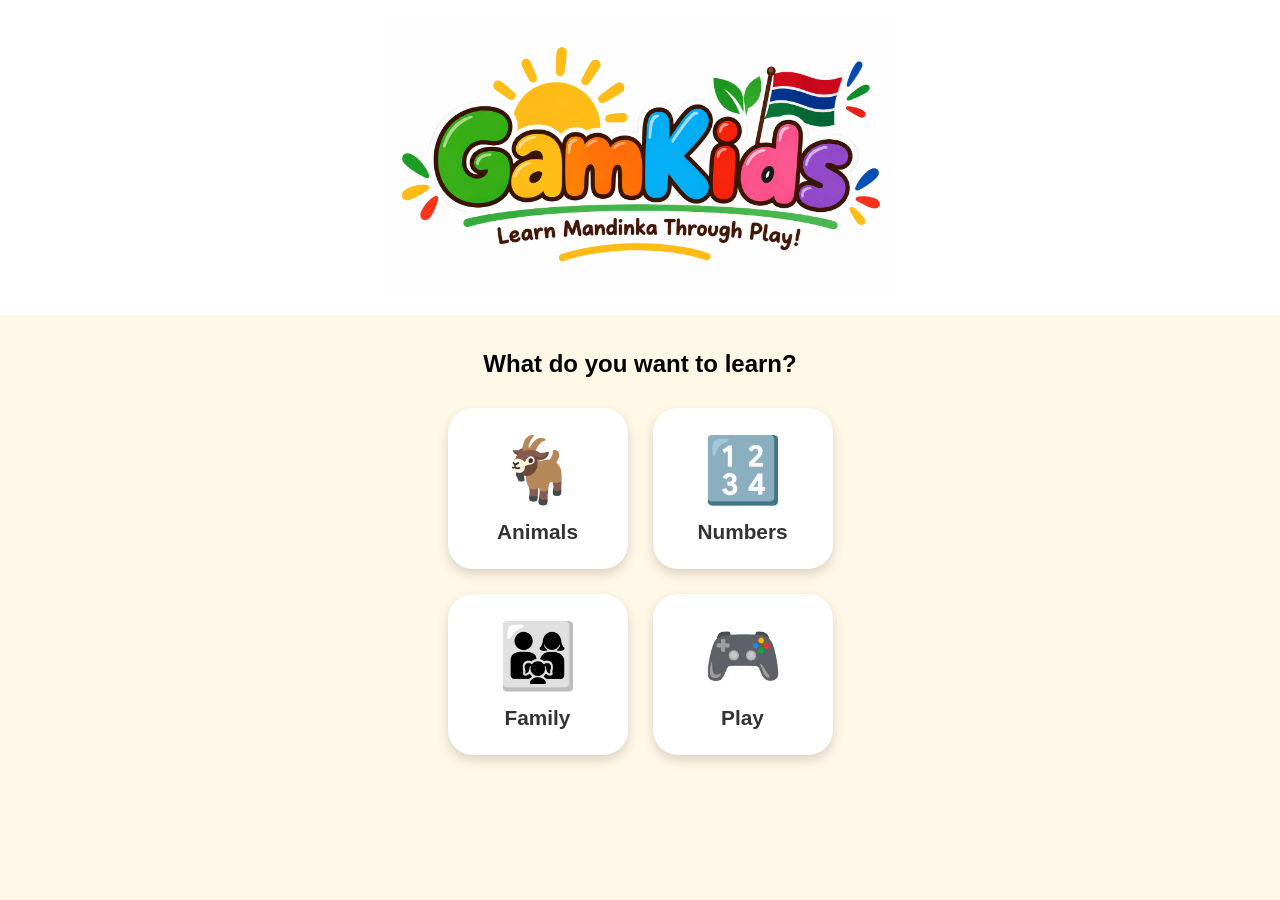
<file: index.html>
<!DOCTYPE html>
<html lang="en">
<head>
    <meta charset="UTF-8">
    <meta name="viewport" content="width=device-width, initial-scale=1.0">

    <title>GamKids - Learn Mandinka</title>

    <link rel="stylesheet" href="style.css">
</head>

<body>

    <header>
    <img src="images/gamkids-logo.png" alt="GamKids - Learn Mandinka Through Play" class="logo">
</header>

    <main>
        <h2>What do you want to learn?</h2>

        <div class="lessons">

           <button class="lesson-card" onclick="window.location.href='animals.html'">
    <span>🐐</span>
    <h3>Animals</h3>
</button>


          <button class="lesson-card" onclick="window.location.href='numbers.html'">
    <span>🔢</span>
    <h3>Numbers</h3>
</button>

           <button class="lesson-card" onclick="window.location.href='family.html'">
                <span>👨‍👩‍👧</span>
                <h3>Family</h3>
            </button>

           <button class="lesson-card" onclick="window.location.href='games.html'">
                <span>🎮</span>
                <h3>Play</h3>
            </button>

        </div>
    </main>

    <script src="script.js"></script>

</body>
</html>
</file>
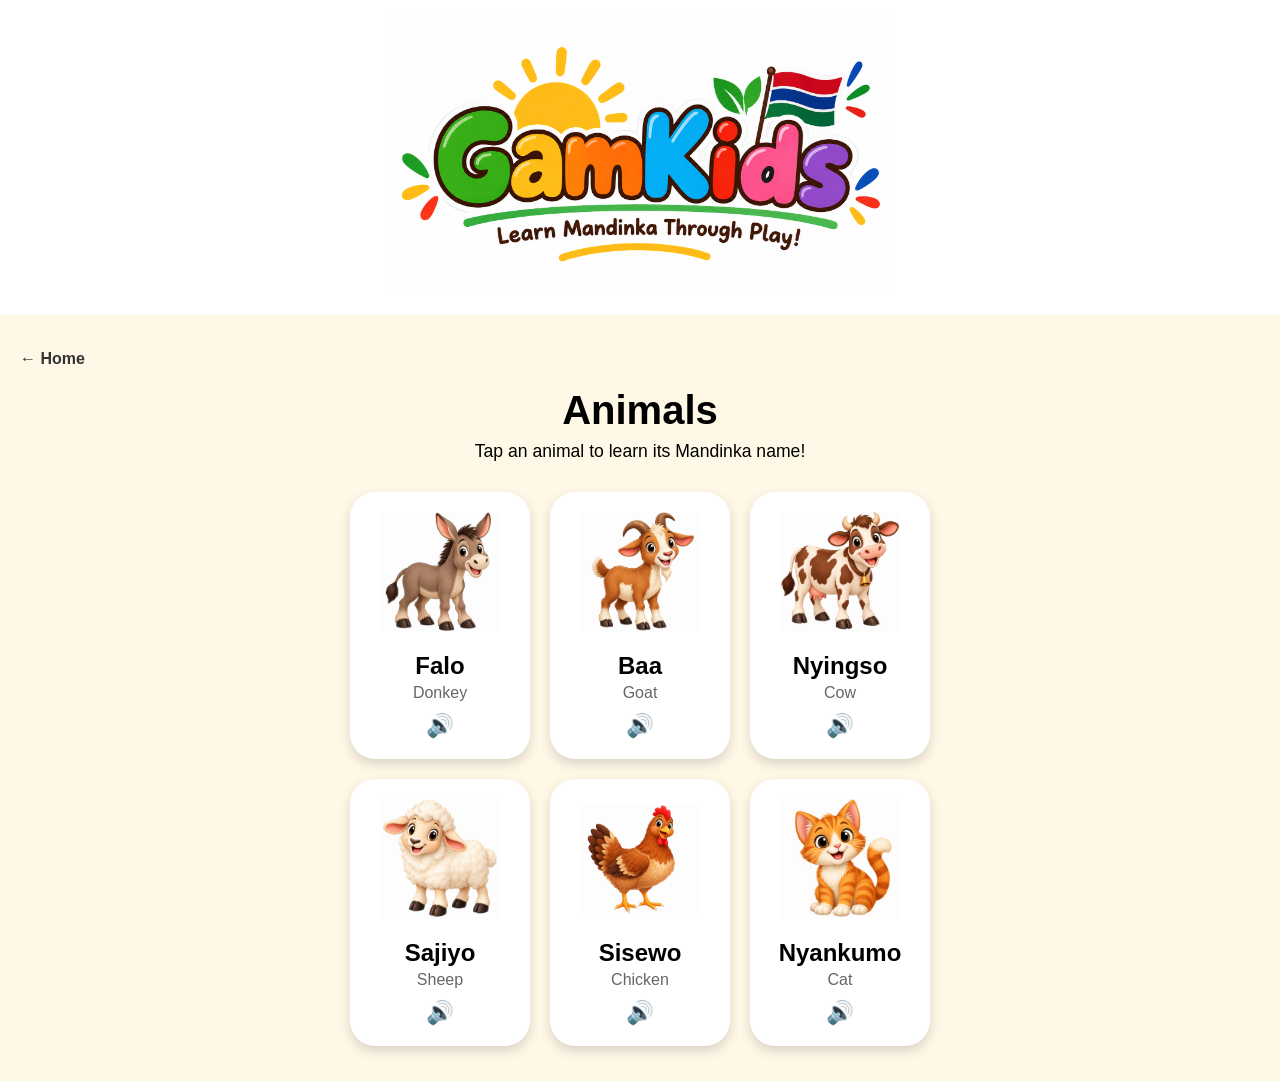
<file: animals.html>
<!DOCTYPE html>
<html lang="en">

<head>
    <meta charset="UTF-8">
    <meta name="viewport" content="width=device-width, initial-scale=1.0">

    <title>Animals | GamKids</title>

    <link rel="stylesheet" href="style.css">
</head>

<body>

    <header>
        <img src="images/gamkids-logo.png"
             alt="GamKids"
             class="logo">
    </header>

    <main>

        <a href="index.html" class="back-button">← Home</a>

        <h1 class="page-title">Animals</h1>
        <p class="instruction">Tap an animal to learn its Mandinka name!</p>

        <div class="animal-grid">

             <button class="animal-card" onclick="playSound('falo.m4a')">
                <img src="images/donkey.png" alt="Donkey" class="animal-image">
                <span class="mandinka-word">Falo</span>
                <span class="english-word">Donkey</span>
                <span class="sound-icon">🔊</span>
            </button>


            <button class="animal-card" onclick="playSound('baa.m4a')">
                <img src="images/goat.png" alt="Goat" class="animal-image">
                <span class="mandinka-word">Baa</span>
                <span class="english-word">Goat</span>
                <span class="sound-icon">🔊</span>
            </button>

            <button class="animal-card" onclick="playSound('nyingso.m4a')">
                <img src="images/cow.png" alt="Cow" class="animal-image">
                <span class="mandinka-word">Nyingso</span>
                <span class="english-word">Cow</span>
                <span class="sound-icon">🔊</span>
            </button>

            <button class="animal-card" onclick="playSound('sajiyo.m4a')">
                <img src="images/sheep.png" alt="Sheep" class="animal-image">
                <span class="mandinka-word">Sajiyo</span>
                <span class="english-word">Sheep</span>
                <span class="sound-icon">🔊</span>
            </button>

            <button class="animal-card" onclick="playSound('sisewo.m4a')">
                <img src="images/chicken.png" alt="Chicken" class="animal-image">
                <span class="mandinka-word">Sisewo</span>
                <span class="english-word">Chicken</span>
                <span class="sound-icon">🔊</span>
            </button>

            <button class="animal-card" onclick="playSound('nyangkumo.m4a')">
                <img src="images/cat.png" alt="Cat" class="animal-image">
                <span class="mandinka-word">Nyankumo</span>
                <span class="english-word">Cat</span>
                <span class="sound-icon">🔊</span>
            </button>

             


        </div>

    </main>

    <script src="script.js"></script>

</body>
</html>
</file>
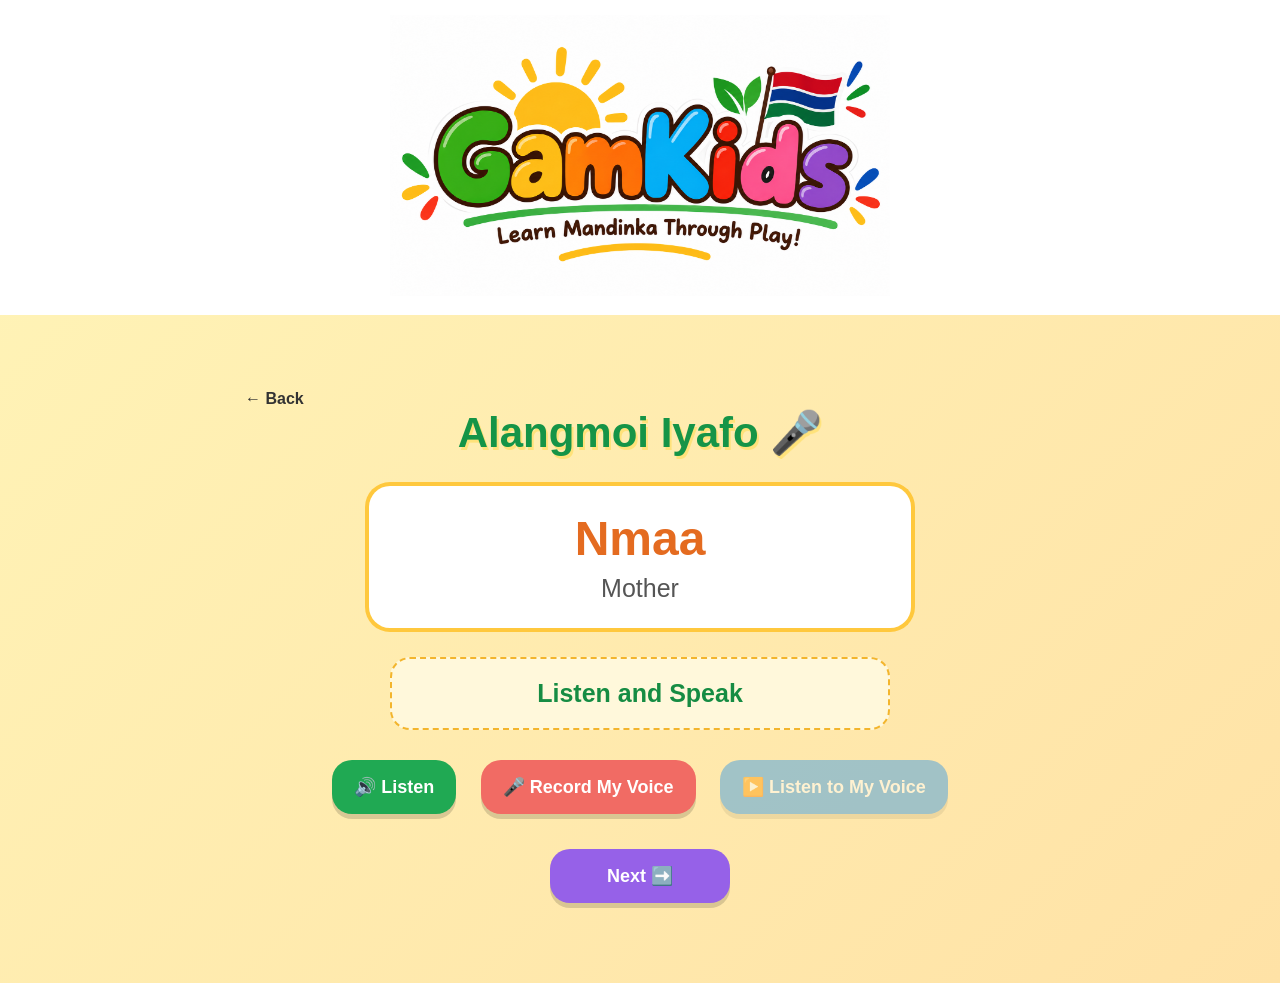
<file: family-game.html>
<!DOCTYPE html>
<html lang="en">
<head>
    <meta charset="UTF-8">
    <meta name="viewport" content="width=device-width, initial-scale=1.0">
    <title>GamKids - Number Tracing</title>
    <link rel="stylesheet" href="style.css">
</head>

<body class="game-page">

<header>
    <img src="images/gamkids-logo.png"
         alt="GamKids"
         class="logo">
</header>

<main>
   <a href="games.html" class="back-button">← Back</a>

    <h1 class="page-title">Alangmoi Iyafo 🎤</h1>

  <h2 class="mandinka-speaking-word">Nmaa</h2>
<p class="english-speaking-word">Mother</p>

<div class="speaking-instruction">
    <h3>Listen and Speak</h3>
</div>
 <button class="listen-button" onclick="playSound('Mum.m4a')">
    🔊 Listen
</button>
<button id="recordButton" class="record-button">
    🎤 Record My Voice
</button>

    <button id="playRecordingButton"
            class="play-recording-button"
            disabled>
        ▶️ Listen to My Voice
    </button>

    <p id="recordingMessage"></p>
  <button id="nextButton" onclick="nextSpeakingFamily()">
    Next ➡️
</button>

</div>
</main>

<script src="script.js"></script>

</body>
</html>
</file>
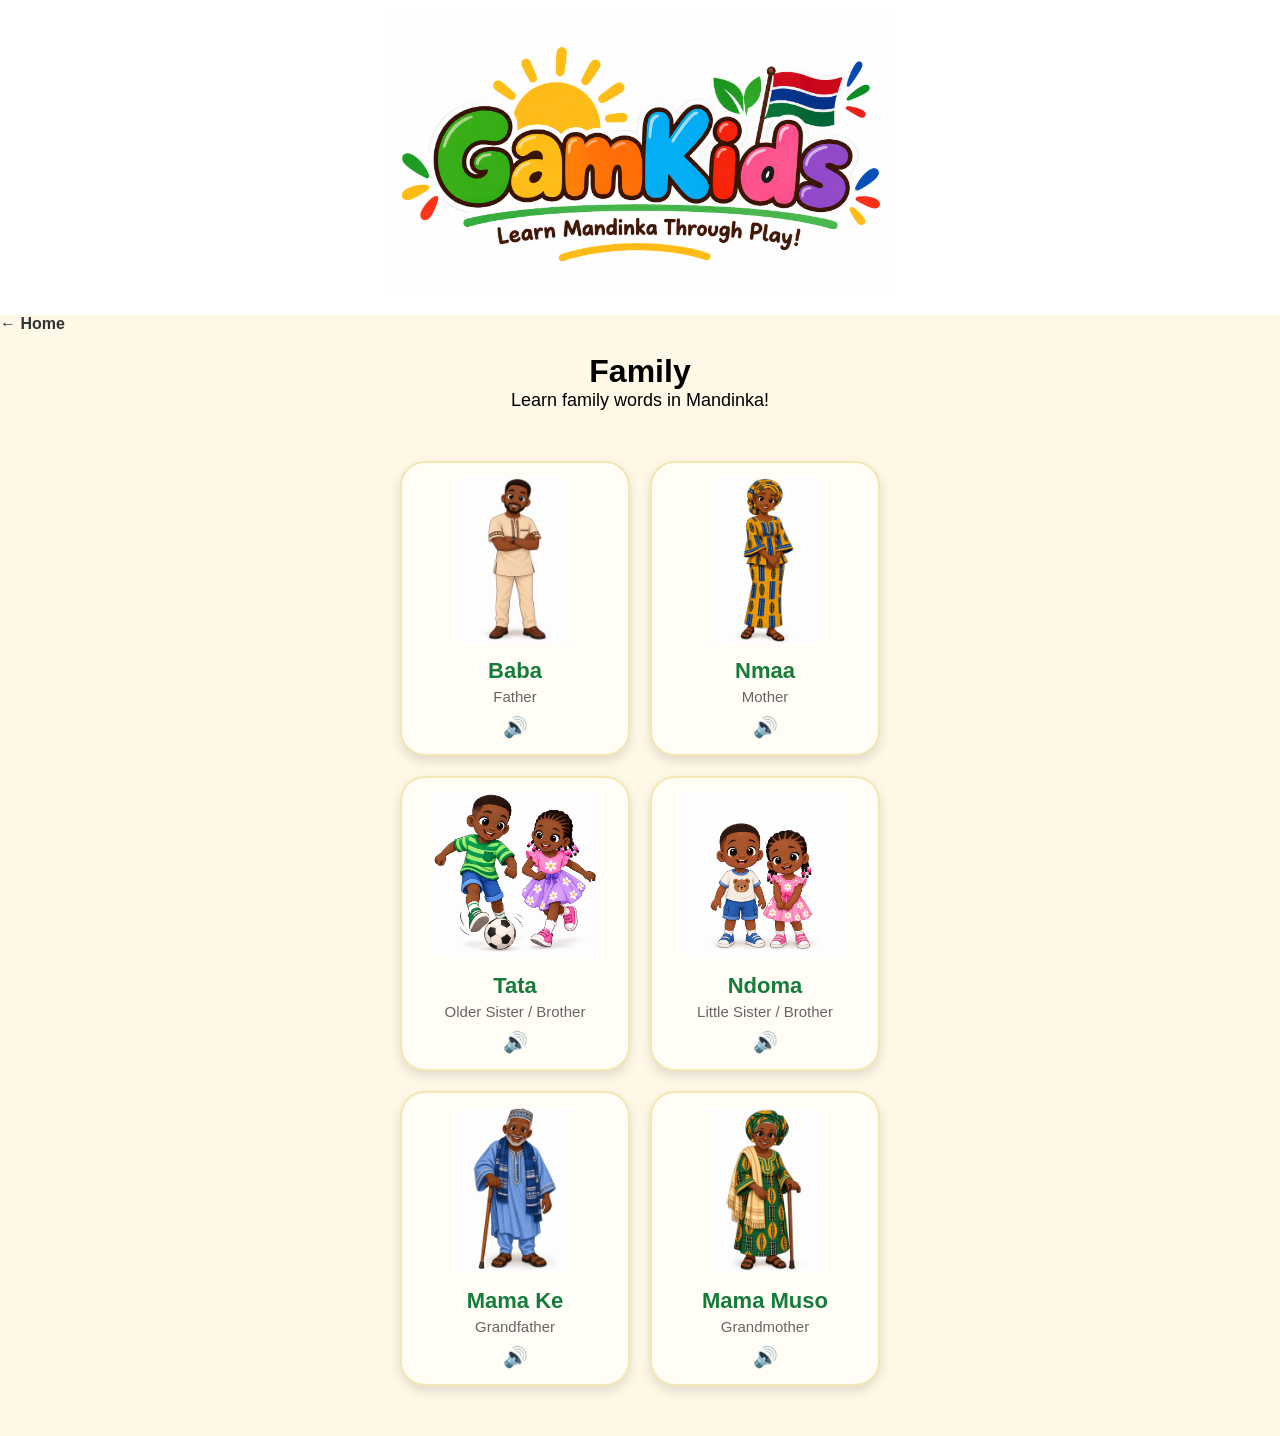
<file: family.html>
<!DOCTYPE html>
<html lang="en">

<head>
    <meta charset="UTF-8">
    <meta name="viewport" content="width=device-width, initial-scale=1.0">
    <title>Family - GamKids</title>
    <link rel="stylesheet" href="style.css">
</head>

<body>

<header>
    <img src="images/gamkids-logo.png"
         alt="GamKids"
         class="logo">
</header>
    <a href="index.html" class="back-button">← Home</a>

    <h1>Family</h1>
    <p class="lesson-intro">Learn family words in Mandinka!</p>

    <div class="family-grid">
        <button class="family-card" onclick="playSound('Dad.m4a')">
        <img src="images/father.png" alt="Father" class="family-image">
        <span class="mandinka-word">Baba</span>
        <span class="english-word">Father</span>
        <span class="sound-icon">🔊</span>
    </button>

    <button class="family-card" onclick="playSound('Mum.m4a')">
        <img src="images/mother.png" alt="Mother" class="family-image">
        <span class="mandinka-word">Nmaa</span>
        <span class="english-word">Mother</span>
        <span class="sound-icon">🔊</span>
    </button>

    

    <button class="family-card" onclick="playSound('Tata.m4a')">
       <img src="images/nkotoma.png" alt="Older Sister and Brother" class="family-image">
        <span class="mandinka-word">Tata</span>
        <span class="english-word">Older Sister / Brother</span>
        <span class="sound-icon">🔊</span>
    </button>

    <button class="family-card" onclick="playSound('Ndoma.m4a')">
        <img src="images/ndoma.png" alt="Little Sister and Brother" class="family-image">
        <span class="mandinka-word">Ndoma</span>
        <span class="english-word">Little Sister / Brother</span>
        <span class="sound-icon">🔊</span>
    </button>
<button class="family-card" onclick="playSound('Grandpa.m4a')">
       <img src="images/grandpa.png" alt="Grandfather" class="family-image">
        <span class="mandinka-word">Mama Ke</span>
        <span class="english-word">Grandfather</span>
        <span class="sound-icon">🔊</span>
    </button>
    <button class="family-card" onclick="playSound('Grandma.m4a')">
        <img src="images/grandma.png" alt="Grandmother" class="family-image">
        <span class="mandinka-word">Mama Muso</span>
        <span class="english-word">Grandmother</span>
        <span class="sound-icon">🔊</span>
    </button>

   

</div>
    <script src="script.js"></script>

</body>
</html>
</file>
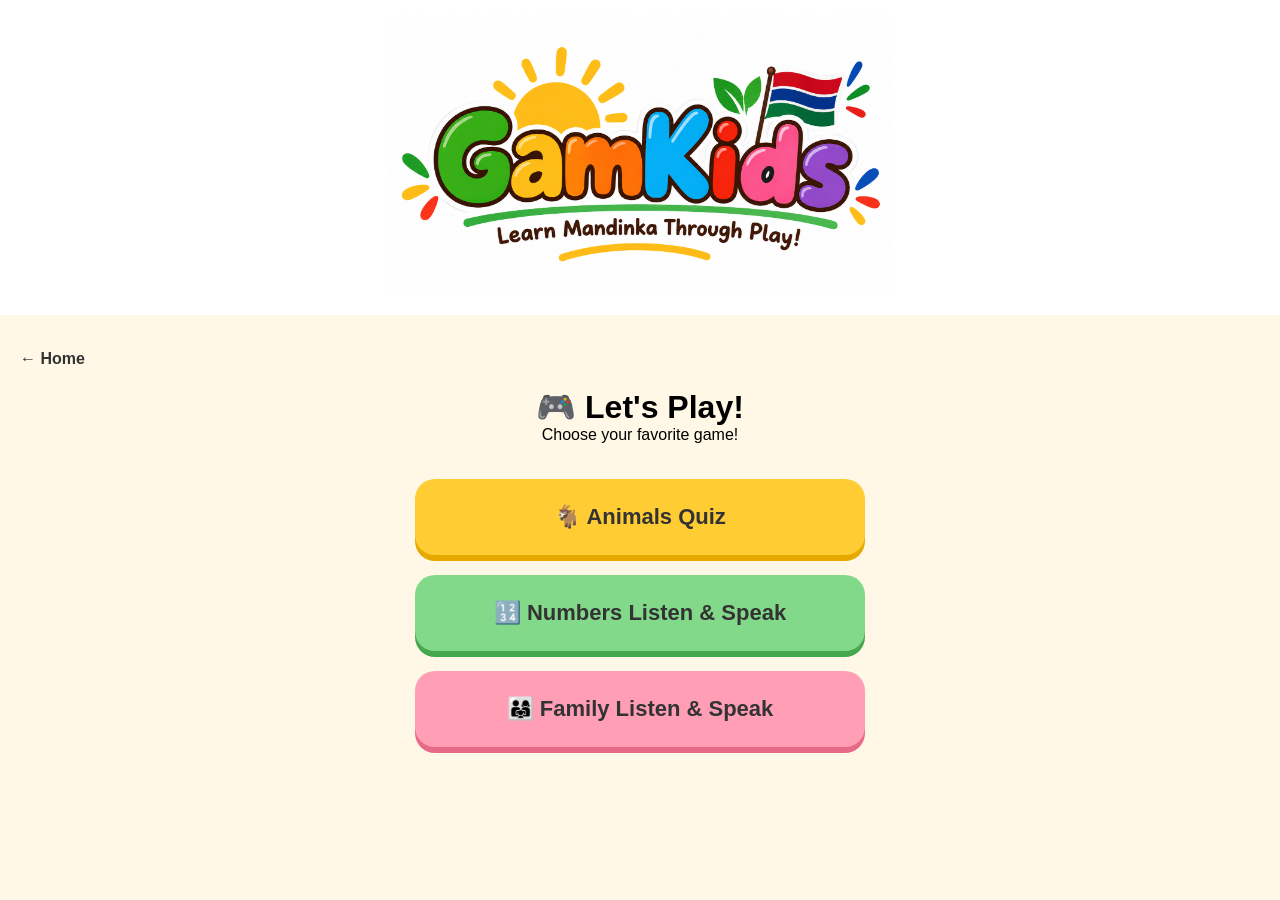
<file: games.html>
<!DOCTYPE html>
<html lang="en">
<head>
    <meta charset="UTF-8">
    <meta name="viewport" content="width=device-width, initial-scale=1.0">
    <title>GamKids - Play</title>
    <link rel="stylesheet" href="style.css">
</head>
<body>
    <header>
        <img src="images/gamkids-logo.png"
             alt="GamKids" class="logo">
    </header>

    <main>
        <a href="index.html" class="back-button">← Home</a>

        <h1>🎮 Let's Play!</h1>
        <p>Choose your favorite game!</p>

        <div class="game-menu">
            <a href="play.html" class="game-choice">
                🐐 Animals Quiz
            </a>

            <a href="numbers-game.html" class="game-choice">
                🔢 Numbers Listen & Speak
            </a>

            <a href="family-game.html" class="game-choice">
                👨‍👩‍👧 Family Listen & Speak
            </a>
        </div>
    </main>
</body>
</html>
</file>
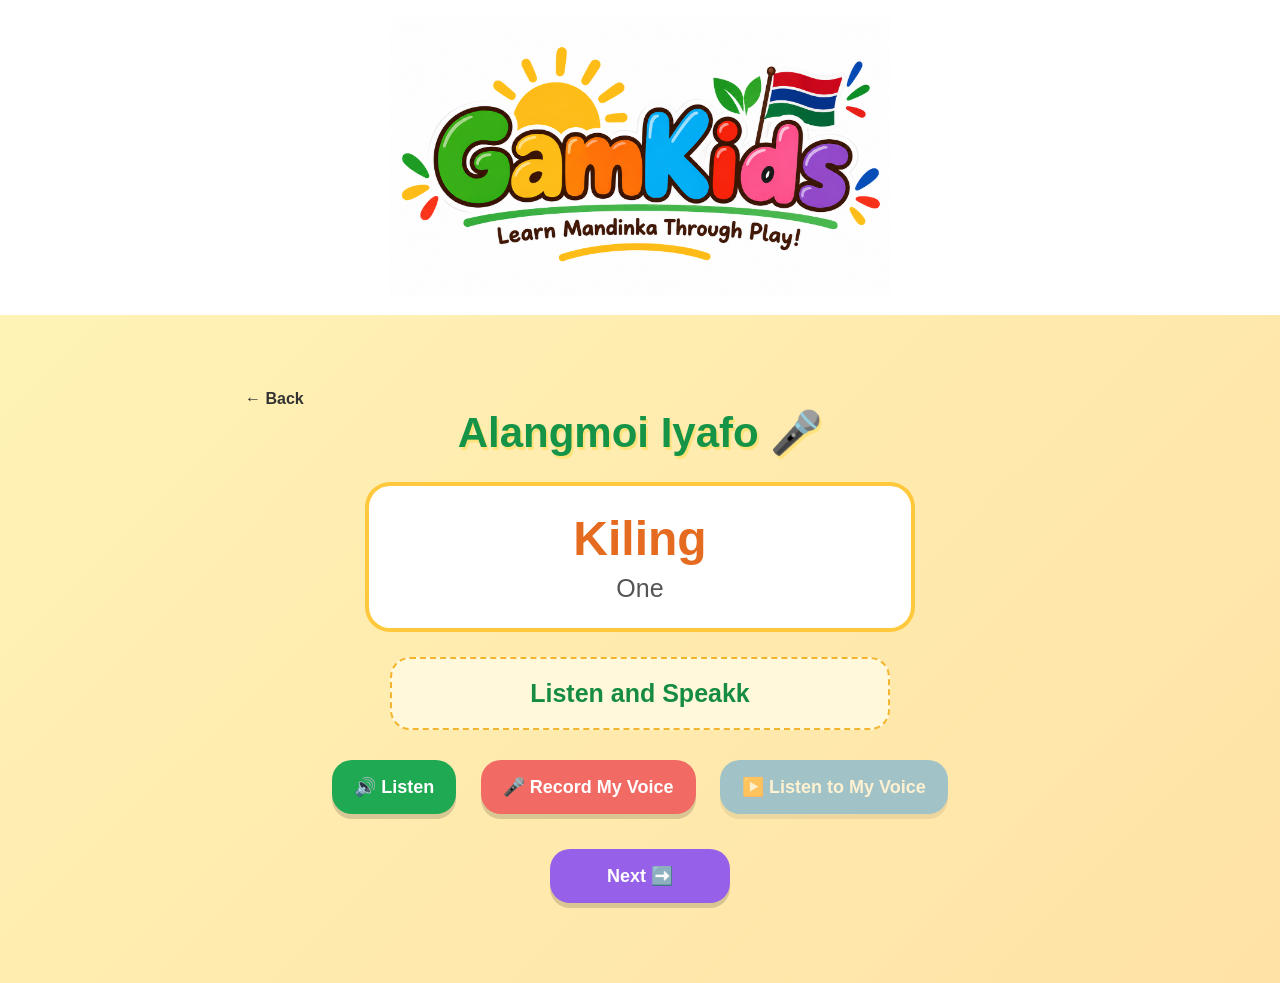
<file: numbers-game.html>
<!DOCTYPE html>
<html lang="en">
<head>
    <meta charset="UTF-8">
    <meta name="viewport" content="width=device-width, initial-scale=1.0">
    <title>GamKids - Number Tracing</title>
    <link rel="stylesheet" href="style.css">
</head>

<body class="game-page">

<header>
    <img src="images/gamkids-logo.png"
         alt="GamKids"
         class="logo">
</header>

<main>
    <a href="games.html" class="back-button">← Back</a>

    <h1 class="page-title">Alangmoi Iyafo 🎤</h1>

   <h2 id="speaking-number" class="mandinka-speaking-word">Kiling</h2>
<p id="speaking-english" class="english-speaking-word">One</p>

<div class="speaking-instruction">
    <h3>Listen and Speakk</h3>
</div>
    <button onclick="playSound('1.m4a')" class="listen-button">
        🔊 Listen
    </button>

<button id="recordButton" class="record-button">
    🎤 Record My Voice
</button>

    <button id="playRecordingButton"
            class="play-recording-button"
            disabled>
        ▶️ Listen to My Voice
    </button>

    <p id="recordingMessage"></p>
   <button id="nextButton" onclick="nextSpeakingNumber()">
    Next ➡️
</button>

</div>
</main>

<script src="script.js"></script>

</body>
</html>
</file>
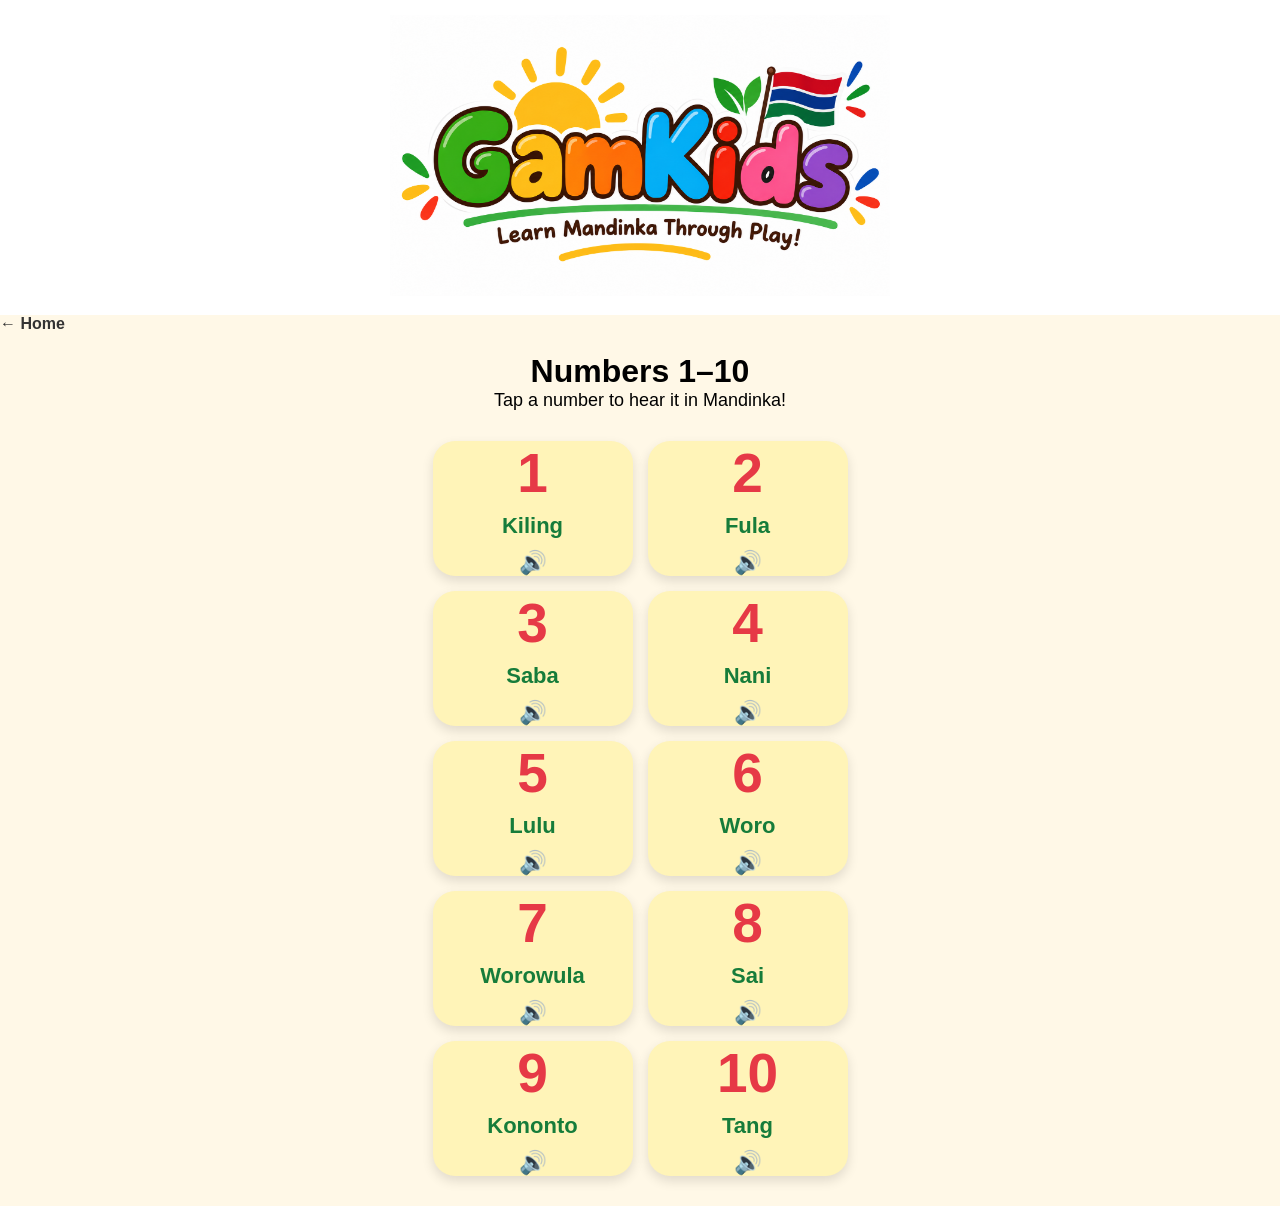
<file: numbers.html>
<!DOCTYPE html>
<html lang="en">
<head>
    <meta charset="UTF-8">
    <meta name="viewport" content="width=device-width, initial-scale=1.0">
    <title>Numbers - GamKids</title>
    <link rel="stylesheet" href="style.css">
</head>

<body>
<header>
    <img src="images/gamkids-logo.png"
         alt="GamKids"
         class="logo">
</header>
    <a href="index.html" class="back-button">← Home</a>
   

    <h1>Numbers 1–10</h1>
    <p class="lesson-intro">Tap a number to hear it in Mandinka!</p>

    <div class="number-grid">

        <button class="number-card" onclick="playSound('1.m4a')">
            <span class="big-number">1</span>
            <span class="mandinka-word">Kiling</span>
            <span class="sound-icon">🔊</span>
        </button>

        <button class="number-card" onclick="playSound('2.m4a')">
            <span class="big-number">2</span>
            <span class="mandinka-word">Fula</span>
            <span class="sound-icon">🔊</span>
        </button>

       <button class="number-card" onclick="playSound('3.m4a')">
            <span class="big-number">3</span>
            <span class="mandinka-word">Saba</span>
            <span class="sound-icon">🔊</span>
        </button>

       <button class="number-card" onclick="playSound('4.m4a')">
            <span class="big-number">4</span>
            <span class="mandinka-word">Nani</span>
            <span class="sound-icon">🔊</span>
        </button>

        <button class="number-card" onclick="playSound('5.m4a')">
            <span class="big-number">5</span>
            <span class="mandinka-word">Lulu</span>
            <span class="sound-icon">🔊</span>
        </button>

        <button class="number-card" onclick="playSound('6.m4a')">
            <span class="big-number">6</span>
            <span class="mandinka-word">Woro</span>
            <span class="sound-icon">🔊</span>
        </button>

        <button class="number-card" onclick="playSound('7.m4a')">
            <span class="big-number">7</span>
            <span class="mandinka-word">Worowula</span>
            <span class="sound-icon">🔊</span>
        </button>

       <button class="number-card" onclick="playSound('8.m4a')">
            <span class="big-number">8</span>
            <span class="mandinka-word">Sai</span>
            <span class="sound-icon">🔊</span>
        </button>

       <button class="number-card" onclick="playSound('9.m4a')">
            <span class="big-number">9</span>
            <span class="mandinka-word">Kononto</span>
            <span class="sound-icon">🔊</span>
        </button>

      <button class="number-card" onclick="playSound('10.m4a')">
            <span class="big-number">10</span>
            <span class="mandinka-word">Tang</span>
            <span class="sound-icon">🔊</span>
        </button>

    </div>

    <script src="script.js"></script>
</body>
</html>
</file>
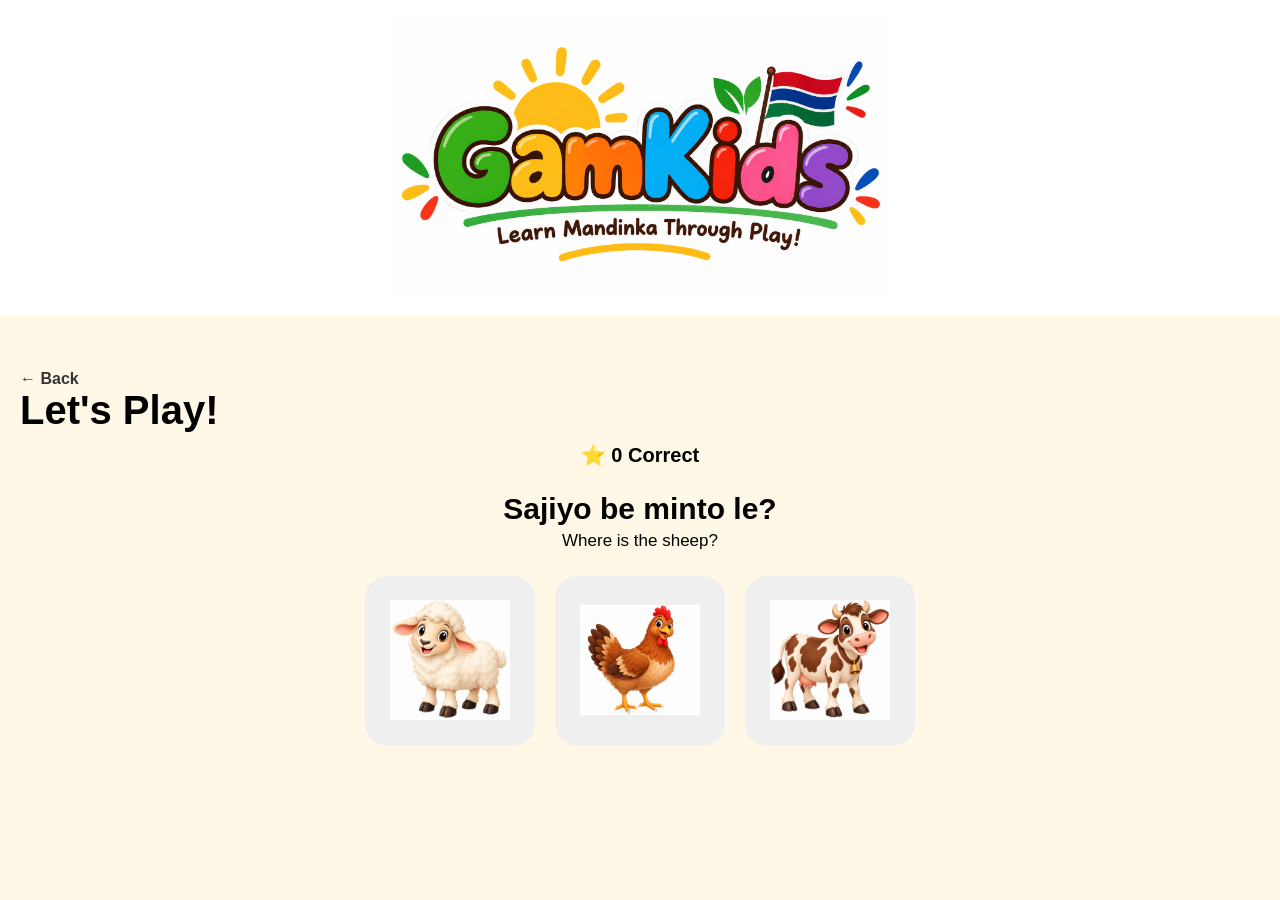
<file: play.html>
<!DOCTYPE html>
<html lang="en">

<head>
    <meta charset="UTF-8">
    <meta name="viewport" content="width=device-width, initial-scale=1.0">

    <title>Play | GamKids</title>

    <link rel="stylesheet" href="style.css">
</head>

<body class="game-page">

    <header>
        <img src="images/gamkids-logo.png"
             alt="GamKids"
             class="logo">
    </header>

    <main>

       <a href="games.html" class="back-button">← Back</a>

        <h1 class="page-title">Let's Play!</h1>
        <p id="score-display">⭐ 0 Correct</p>

        <div class="quiz-question">
            <h2 id="question-mandinka">Baa be minto le?</h2>
<p id="question-english">Where is the goat?</p>
        </div>

       <div class="quiz-options">

    <button class="quiz-card" id="option-1">
    <img id="option-img-1" src="images/cow.png" alt="Cow">
</button>

<button class="quiz-card" id="option-2">
    <img id="option-img-2" src="images/goat.png" alt="Goat">
</button>

<button class="quiz-card" id="option-3">
    <img id="option-img-3" src="images/donkey.png" alt="Donkey">
</button>

</div>
<p id="quiz-result"></p>
<div id="celebration"></div>
<div id="game-complete" style="display: none;">

    <h2>🎉 ⭐ Great Job! ⭐ 🎉</h2>

    <p>You completed the Animals game!</p>

    <button onclick="restartGame()">🔄 Play Again</button>

    <a href="index.html">🏠 Home</a>

</div>
    </main>

    <script src="script.js"></script>

</body>
</html>
</file>
<file: style.css>
* {
    box-sizing: border-box;
    margin: 0;
    padding: 0;
}

body {
    font-family: Arial, sans-serif;
    background: #fff8e7;
    text-align: center;
    min-height: 100vh;
}

header {
    background: white;
    padding: 15px 20px;
}

.logo {
    width: 100%;
    max-width: 500px;
    height: auto;
}

header h1 {
    font-size: 3rem;
    margin-bottom: 8px;
}

header p {
    font-size: 1.2rem;
}

main {
    padding: 35px 20px;
}

main h2 {
    margin-bottom: 30px;
}

.lessons {
    display: grid;
    grid-template-columns: repeat(2, 180px);
    justify-content: center;
    gap: 25px;
}

.lesson-card {
    background: white;
    border: none;
    border-radius: 25px;
    padding: 25px 15px;
    cursor: pointer;
    box-shadow: 0 5px 12px rgba(0, 0, 0, 0.15);
    transition: transform 0.2s;
    text-decoration: none;
color: #333;
}

.lesson-card:hover {
    transform: scale(1.05);
}

.lesson-card span {
    font-size: 4rem;
}

.lesson-card h3 {
    margin-top: 12px;
    font-size: 1.3rem;
}

@media (max-width: 500px) {
    .lessons {
        grid-template-columns: repeat(2, 140px);
        gap: 15px;
    }

    .lesson-card {
        padding: 20px 10px;
    }

    header h1 {
        font-size: 2.3rem;
    }
}

/* ANIMALS PAGE */

.page-title {
    font-size: 2.5rem;
    margin-bottom: 8px;
}

.instruction {
    font-size: 1.1rem;
    margin-bottom: 30px;
}

.back-button {
    display: block;
    width: fit-content;
    margin-bottom: 20px;
    text-decoration: none;
    font-weight: bold;
    color: #333;
}

.animal-grid {
    display: grid;
    grid-template-columns: repeat(3, 180px);
    justify-content: center;
    gap: 20px;
}

.animal-card {
    background: white;
    border: none;
    border-radius: 25px;
    padding: 20px;
    cursor: pointer;
    box-shadow: 0 5px 12px rgba(0, 0, 0, 0.15);

    display: flex;
    flex-direction: column;
    align-items: center;
}

.animal-card:hover {
    transform: scale(1.05);
}

.animal-picture {
    font-size: 4rem;
}

.mandinka-word {
    font-size: 1.5rem;
    font-weight: bold;
    margin-top: 10px;
}

.english-word {
    font-size: 1rem;
    margin-top: 4px;
    color: #666;
}

.sound-icon {
    font-size: 1.4rem;
    margin-top: 10px;
}

@media (max-width: 650px) {

    .animal-grid {
        grid-template-columns: repeat(2, 140px);
    }

}
.animal-image {
    width: 120px;
    height: 120px;
    object-fit: contain;
    display: block;
    margin: 0 auto 10px;
}
.animal-card:active {
    transform: scale(0.92);
}

.animal-card {
    transition: transform 0.15s ease;
}
/* ===== NUMBERS LESSON ===== */

.number-grid {
    display: grid;
    grid-template-columns: repeat(auto-fit, minmax(130px, 1fr));
    gap: 18px;
    max-width: 800px;
    margin: 30px auto;
    padding: 20px;
}

.number-card {
    min-height: 150px;
    border: none;
    border-radius: 25px;
    background: #fff4b8;
    box-shadow: 0 5px 12px rgba(0, 0, 0, 0.12);
    cursor: pointer;

    display: flex;
    flex-direction: column;
    justify-content: center;
    align-items: center;

    transition: transform 0.15s ease;
}

.number-card:active {
    transform: scale(0.92);
}

.big-number {
    font-size: 55px;
    font-weight: bold;
    color: #e63946;
}

.number-card .mandinka-word {
    font-size: 22px;
    font-weight: bold;
    color: #167c3a;
    margin-top: 8px;
}

.lesson-intro {
    text-align: center;
    font-size: 18px;
}
.lesson-card {
    box-sizing: border-box;
}

a.lesson-card {
    display: flex;
    text-decoration: none;
    color: inherit;
}
/* ===== FAMILY LESSON ===== */

.family-grid {
    display: grid;
    grid-template-columns: repeat(2, 230px);
    gap: 20px;
    justify-content: center;
    max-width: 600px;
    margin: 30px auto;
    padding: 20px;
}

.family-card {
   min-height: 230px;
    border: 2px solid #f3e7b3;
    border-radius: 25px;
   background: #fffdf5;
    box-shadow: 0 5px 12px rgba(0, 0, 0, 0.12);
    cursor: pointer;

    display: flex;
    flex-direction: column;
    justify-content: center;
    align-items: center;

    padding: 15px;
    transition: transform 0.15s ease;
}

.family-card:active {
    transform: scale(0.92);
}

.family-picture {
    font-size: 55px;
    margin-bottom: 8px;
}

.family-card .mandinka-word {
    font-size: 22px;
    font-weight: bold;
    color: #167c3a;
}

.family-card .english-word {
    font-size: 15px;
    margin-top: 4px;
}

.family-card .sound-icon {
    font-size: 20px;
    margin-top: 10px;
}
.family-image {
    width: 185px;
    height: 165px;
    object-fit: contain;
    display: block;
    margin: 0 auto 5px;
}
.lesson-header {
    text-align: center;
    margin-bottom: 25px;
}

.lesson-logo {
    width: 260px;
    max-width: 80%;
    height: auto;
    display: block;
    margin: 15px auto 10px;
}

.lesson-header h1 {
    font-size: 38px;
    margin: 5px 0;
}

.lesson-header p {
    font-size: 18px;
    margin-top: 5px;
}

.back-home {
    display: inline-block;
    margin: 20px;
    color: #333;
    text-decoration: none;
    font-size: 18px;
}
/* Compact lesson header */
.lesson-logo {
    width: 280px;
    max-width: 80%;
    height: auto;
    display: block;
    margin: 5px auto 5px;
}

.lesson-header {
    text-align: center;
    margin: 0 auto 15px;
    padding: 0;
}

.lesson-header h1 {
    margin: 5px 0 2px;
}

.lesson-header p {
    margin: 0 0 10px;
}

.back-home {
    display: block;
    margin: 10px 20px;
}
/* Numbers page layout */
.number-grid {
    display: grid;
    grid-template-columns: repeat(2, 200px);
    gap: 15px;
    justify-content: center;
    margin: 20px auto;
    padding: 10px;
}

.number-card {
    min-height: 120px;
    border-radius: 22px;
    font-size: 20px;
    cursor: pointer;
}

.number-card .number {
    font-size: 42px;
    font-weight: bold;
}
/* PLAY QUIZ */

.quiz-question {
    text-align: center;
    margin: 25px auto;
}

.quiz-question h2 {
    font-size: 30px;
    margin-bottom: 5px;
}

.quiz-question p {
    font-size: 17px;
    margin-top: 0;
}

.quiz-options {
    display: flex;
    justify-content: center;
    gap: 20px;
    flex-wrap: wrap;
    margin: 25px auto;
}

.quiz-card {
    width: 170px;
    height: 170px;
    border-radius: 22px;
    border: none;
    cursor: pointer;
    padding: 15px;
}

.quiz-card img {
    width: 120px;
    height: 120px;
    object-fit: contain;
}
/* Correct answer celebration */

#celebration {
    text-align: center;
    height: 60px;
    font-size: 35px;
}

.celebrate {
    animation: celebrationPop 0.6s ease;
}

@keyframes celebrationPop {
    0% {
        transform: scale(0);
        opacity: 0;
    }

    50% {
        transform: scale(1.3);
        opacity: 1;
    }

    100% {
        transform: scale(1);
        opacity: 1;
    }
}
#score-display {
    text-align: center;
    font-size: 20px;
    font-weight: bold;
    margin: 10px 0;
}
/* GAME COMPLETE */

#game-complete {
    text-align: center;
    margin: 30px auto;
    padding: 30px 20px;
    max-width: 450px;
    border-radius: 25px;
    background: white;
    box-shadow: 0 5px 18px rgba(0, 0, 0, 0.12);
}

#game-complete h2 {
    font-size: 30px;
    margin-bottom: 10px;
}

#game-complete p {
    font-size: 19px;
    margin-bottom: 25px;
}

#game-complete button,
#game-complete a {
    display: inline-block;
    padding: 12px 20px;
    margin: 6px;
    border: none;
    border-radius: 15px;
    font-size: 17px;
    font-weight: bold;
    cursor: pointer;
    text-decoration: none;
}

#game-complete button {
    background: #f4c430;
    color: #222;
}

#game-complete a {
    background: #28a745;
    color: white;
}

#game-complete button:hover,
#game-complete a:hover {
    transform: scale(1.05);
}

/* NUMBER TRACING GAME */

.tracing-game {
    text-align: center;
    max-width: 600px;
    margin: 25px auto;
    padding: 20px;
}

.tracing-number {
    font-size: 70px;
    font-weight: bold;
    margin-bottom: 10px;
}

.tracing-sound {
    border: none;
    background: #f4c430;
    padding: 12px 22px;
    border-radius: 18px;
    font-size: 24px;
    font-weight: bold;
    cursor: pointer;
}

.tracing-english {
    font-size: 18px;
    margin-top: 8px;
}

.tracing-box {
    margin: 30px auto 15px;
    padding: 35px 15px;
    max-width: 500px;
    background: white;
    border: 3px dashed #aaa;
    border-radius: 20px;

    font-size: 65px;
    font-weight: bold;
    color: #d3d3d3;
    letter-spacing: 8px;
}

.clear-tracing {
    margin-top: 15px;
    padding: 10px 22px;
    border: none;
    border-radius: 15px;
    font-size: 17px;
    font-weight: bold;
    cursor: pointer;
}
#tracingCanvas {
    display: block;
    width: 100%;
    height: 140px;
    touch-action: none;
}
/* GAMKIDS LISTEN & SPEAK */

.speaking-instruction {
    text-align: center;
    margin: 25px auto;
}

.speaking-instruction p {
    margin-top: 10px;
    margin-bottom: 25px;
}

.listen-button,
.record-button,
.play-recording-button {
    margin: 10px;
    padding: 14px 20px;
    font-size: 17px;
    border-radius: 12px;
}

#recordingMessage {
    margin: 20px auto;
    text-align: center;
    font-size: 18px;
}

#nextButton {
    display: block;
    margin: 25px auto;
    padding: 12px 30px;
    font-size: 18px;
    border-radius: 12px;
}

/* GAMKIDS LISTEN & SPEAK PAGE */

body:has(.speaking-instruction) {
    background: linear-gradient(135deg, #fff5b8, #ffe2a6);
    font-family: 'Trebuchet MS', Arial, sans-serif;
}

body:has(.speaking-instruction) main {
    max-width: 850px;
    margin: 25px auto;
    padding: 30px;
    text-align: center;
}

/* Main heading */
body:has(.speaking-instruction) .page-title {
    color: #159447;
    font-size: 42px;
    font-weight: bold;
    margin-bottom: 25px;
    text-shadow: 2px 3px #ffe27a;
}

/* Mandinka word */
.mandinka-speaking-word {
    background: white;
    color: #e46b20;
    font-size: 48px;
    padding: 25px 20px 8px;
    border-radius: 25px 25px 0 0;
    border: 4px solid #ffc83d;
    border-bottom: none;
    margin: 15px auto 0;
    max-width: 550px;
}

/* English translation */
.english-speaking-word {
    background: white;
    color: #555;
    font-size: 25px;
    padding: 0 20px 25px;
    border-radius: 0 0 25px 25px;
    border: 4px solid #ffc83d;
    border-top: none;
    margin: 0 auto 25px;
    max-width: 550px;
}

/* Instructions */
.speaking-instruction {
    background: #fff8db;
    border-radius: 20px;
    padding: 15px;
    margin: 20px auto;
    max-width: 500px;
    border: 2px dashed #f3b52d;
}

.speaking-instruction h3 {
    color: #168c43;
    font-size: 25px;
    margin: 5px;
}

.speaking-instruction p {
    font-size: 18px;
    margin: 5px;
}

/* All speaking game buttons */
body:has(.speaking-instruction) .listen-button,
body:has(.speaking-instruction) .record-button,
body:has(.speaking-instruction) .play-recording-button,
body:has(.speaking-instruction) #nextButton {
    padding: 16px 22px;
    margin: 10px;
    border: none;
    border-radius: 20px;
    color: white;
    font-size: 18px;
    font-weight: bold;
    cursor: pointer;
    box-shadow: 0 5px 0 rgba(0, 0, 0, 0.15);
    transition: transform 0.2s;
}

.listen-button {
    background: #20a953;
}

.record-button {
    background: #f16b64;
}

.play-recording-button {
    background: #3197e8;
}

#nextButton {
    background: #9661e8;
}

body:has(.speaking-instruction) button:hover:not(:disabled) {
    transform: translateY(-3px);
}

body:has(.speaking-instruction) button:disabled {
    opacity: 0.45;
    cursor: not-allowed;
}

/* Recording feedback */
#recordingMessage {
    font-size: 19px;
    color: #79512a;
    margin: 15px;
}

/* Smaller screens */
@media (max-width: 600px) {
    body:has(.speaking-instruction) main {
        padding: 15px;
    }

    body:has(.speaking-instruction) .page-title {
        font-size: 32px;
    }

    .mandinka-speaking-word {
        font-size: 38px;
    }
}
#nextButton {
    display: block;
    margin: 30px auto;
    background: #9661e8;
    color: white;
    padding: 16px 45px;
    border: none;
    border-radius: 25px;
    font-size: 22px;
    font-weight: bold;
    cursor: pointer;
}
body:has(.speaking-instruction) #nextButton {
    display: block;
    margin: 25px auto;
    width: 180px;
}
/* GamKids Play Menu */

.game-menu {
    display: flex;
    flex-direction: column;
    gap: 20px;
    max-width: 450px;
    margin: 35px auto;
}

.game-choice {
    display: block;
    padding: 25px 20px;
    border-radius: 20px;
    background: #ffcc33;
    color: #333;
    font-size: 22px;
    font-weight: bold;
    text-align: center;
    text-decoration: none;
    box-shadow: 0 6px 0 #e5a900;
    transition: transform 0.2s;
}

.game-choice:nth-child(2) {
    background: #82d98a;
    box-shadow: 0 6px 0 #45a84e;
}

.game-choice:nth-child(3) {
    background: #ff9eb5;
    box-shadow: 0 6px 0 #e76b89;
}

.game-choice:hover {
    transform: translateY(-4px);
}
/* Consistent Back button on all game pages */

.game-page .back-button {
    position: absolute;
    top: 20px;
    left: 20px;
    margin: 0;
}

.game-page main {
    position: relative;
}
/* Same Back button position on every game page */
.game-page main {
    position: relative;
    text-align: left;
}



body.game-page .back-button {
    position: relative;
    display: block;
    width: fit-content;
    left: 0;
    margin: 0 0 20px 0;
    text-align: left;
}

/* Responsive homepage */

@media (max-width: 600px) {
    body:not(.game-page) .logo {
        width: 85%;
        max-width: 320px;
        height: auto;
        }
    

  body:not(.game-page) main {
    width: 100%;
    max-width: 100%;
   padding: 20px 10px;
    box-sizing: border-box;
    overflow-x: hidden;
}

body:not(.game-page) .lessons {
   grid-template-columns: repeat(2, minmax(0, 1fr));
    gap: 18px;
}

body:not(.game-page) .lesson-card {
    width: auto;
    padding: 22px 12px;
}
}
/* Tablet homepage */
@media (min-width: 601px) and (max-width: 1100px) {
    body:not(.game-page) .logo {
    width: 70%;
    max-width: 550px;
}
body:not(.game-page) .lessons {
    grid-template-columns: repeat(2, 250px);
    gap: 35px;
    justify-content: center;
}
body:not(.game-page) .lesson-card {
    width: 250px;
    padding: 50px 20px;
}
body:not(.game-page) main h2 {
    font-size: 2.2rem;
}
body:not(.game-page) .lesson-card {
    background: white;
    border-radius: 25px;
    font-size: 1.3rem;
}

body:not(.game-page) .lesson-card span {
    display: block;
    font-size: 3.5rem;
    margin-bottom: 10px;
}

body:not(.game-page) .lesson-card h3 {
    font-size: 1.4rem;
}
}
</file>
